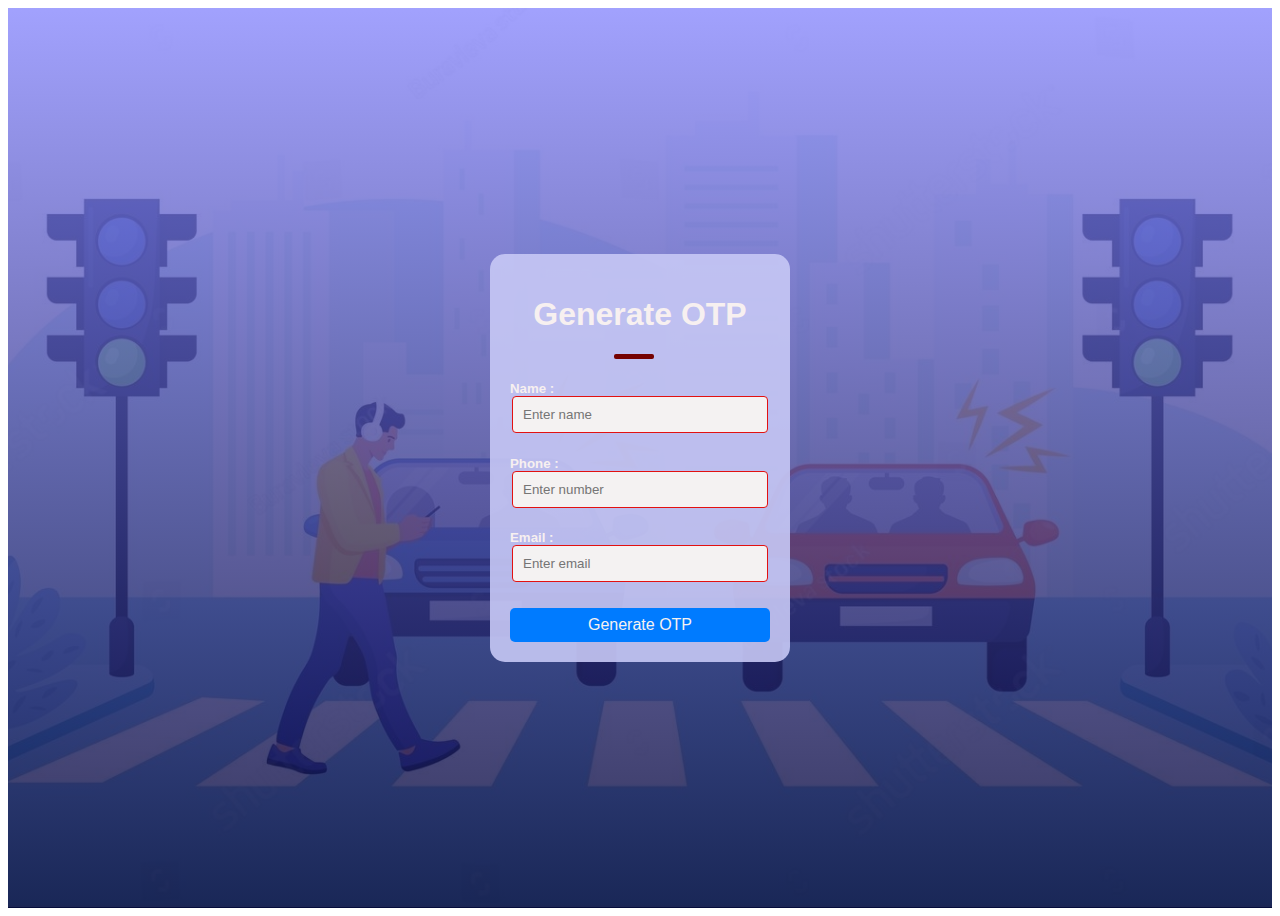
<file: index.html>
<!DOCTYPE html>
<html lang="en">
  <head>
    <meta charset="UTF-8" />
    <meta http-equiv="X-UA-Compatible" content="IE=edge" />
    <meta name="viewport" content="width=device-width, initial-scale=1.0" />
    <title>Generate OTP</title>
    <link rel="stylesheet" href="index.css">
    <script src="index.js"></script>
    <script src="test1.js"></script>
    <script
      type="text/javascript"
      src = "index1.js"
    ></script>
    <script type="text/javascript">
      (function () {
        emailjs.init("L4THGfZrY_m88Jmwc");
      })();
    </script>
  </head>
  <body>
    <div class="container">
      <div class="row">
        <div class="col-md-6 p-5 bg-primary text-white">
        </div>
        <div class="col-md-6 border-left py-3">
          <h1>Generate OTP</h1>
          <h2></h2>
          <div class="form-group">
            <h5 for="name">Name :</h5>
            <input
              type="text"
              class="form-control"
              id="name"
              placeholder="Enter name"
            />
          </div>
          <div class="form-group">
            <h5 for="name">Phone :</h5>
            <input
              type="number"
              class="form-control"
              id="phone"
              placeholder="Enter number"
              required
            />
          </div>
          <div class="form-group">
            <h5 for="email">Email :</h5>
            <input
              type="email"
              class="form-control"
              id="email"
              placeholder="Enter email"
              required
            />
          </div>
          <div class="form-group">
            <h5 class="msg" for="message">Message</h5>
            <textarea class="form-control" id="message" rows="3"></textarea>
          </div>
          <button class="btn btn-primary" onclick="sendMail()">Generate OTP</button>
        </div>
      </div>
    </div>
  </body>
</html>
</file>
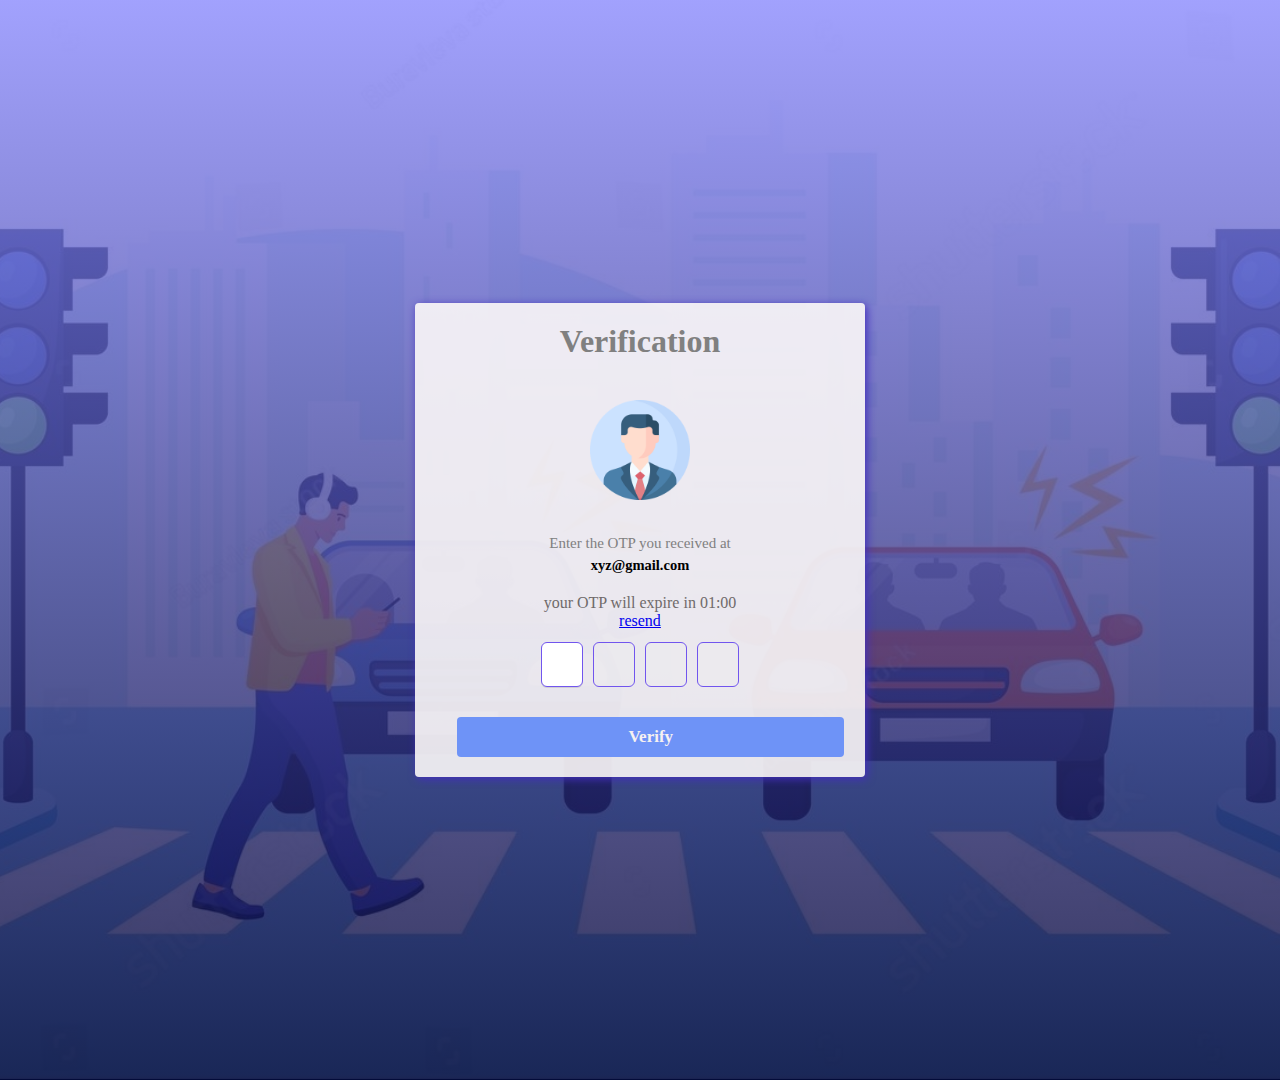
<file: otp_html.html>
<!DOCTYPE html>
<html lang="en">
<head>
  <meta charset="UTF-8">
  <meta http-equiv="X-UA-Compatible" content="IE=Edge">
  <meta name="viewport" content="width=device-width, initial-scale=1">
  <title>OTP VALIDATOR</title>
  <link rel="stylesheet" href="otp_css.css">
  <script src = "index.js" ></script>
</head>
<body>
  <div class="container">
    <div class="header">
      <h1>Verification</h1>
      <img src="profile_pic_otp.png" width="100px">
    </div>
    <div class="input">
      <p>Enter the OTP you received at</p>
      <b>xyz@gmail.com</b>
      <div>
        <div id="timer">your OTP will expire in 01:00 </div>
      </div>
      <div id="resend"><a href ="otp_html.html" class="button">resend</a></div>
      <div id="inotp" class="inputs">
        <input type="number" />
        <input type="number" disabled />
        <input type="number" disabled />
        <input type="number" disabled />
      </div>
    </div>
    <div class="btn">
      <button type="button" id="btv" onclick="VerifyOTP()">Verify</button>
    </div>
    <script>
      function VerifyOTP(){
        const inputs = document.querySelectorAll("input");
        const otp1 = ((inputs[0].value * 1000) + (inputs[1].value * 100) + (inputs[2].value * 10) + (inputs[3].value * 1));
        console.log(`otp is aaaaaa ${otp1}`);
        const storedOTP = localStorage.getItem('otp'); // Retrieve OTP from localStorage
        console.log(storedOTP);
        if (otp1 == storedOTP) {
            console.log('OTP verified successfully.');
            alert('OTP verified successfully.');
            setTimeout(function() {
              window.location.href = 'https://www.google.com';
          }, 1000);
        } else {
            console.log('Invalid OTP.');
            alert('Invalid OTP.');
        }
      }
    </script>
  </div>
  <script src="otp_js.js"></script>
</body>
</html>
</file>
<file: index.css>
.container {
    font-family: Arial, sans-serif;
    display: flex;
    justify-content: center;
    align-items: center;
    height: 100vh;
    width: 100%;
    background-image:linear-gradient(rgba(138, 138, 253, 0.8), rgba(0, 0, 50, 0.8)), url("all.jpg");
    background-position: center;
    background-size: cover;
    position: relative;
}

.btn {
    margin-top: 10%;
    width: 100%;
    padding: 8px;
    border: none;
    border-radius: 5px;
    background-color: #007bff;
    color: #f6f1f1;
    font-size: 16px;
    cursor: pointer;
}

div h5 {
    size: 3px;
    text-align: left;
    margin-bottom: 0%;
}


input {
    width: 90%;
    padding: 10px;
    border: 1px solid #e21111;
    border-radius: 4px;
    background: rgb(244, 242, 242);
}

textarea {
    display: none;
}

.msg {
    display: none;
}

.row {
    justify-content: center;
    border-radius: 8px;
    width: 50%;
    max-width: 260px;
    position: absolute;
    padding: 20px 20px 20px 20px;
    background: rgba(198, 200, 245, 0.9); /* hsla(238, 32%, 71%, 0.8);*/
    text-align: center;
    color: rgb(247, 240, 240); /* Added color to text for visibility */
    border-radius: 15px;
    margin-right: 25%;
    margin-left: 25%;

}

.container h2{
    content: '';
    width: 40px;
    height: 5px;
    position: relative;
    background: rgb(117, 2, 2);
    border-radius: 2px;
    left: 40%;
    margin-bottom: 5px;
}
</file>
<file: otp_css.css>
*{
  box-sizing:border-box;
  margin:0;
  padding:0;
  font-family: roboto ;
}
body{
  display:flex;
  align-items: center;
  justify-content:center;
  padding:10px 20px;
  width: 100%;
  height: 120vh;
  background-image:linear-gradient(rgba(138, 138, 253, 0.8), rgba(0, 0, 50, 0.8)), url("all.jpg");
  background-position: center;
  background-size: cover;
  position: relative;
}


.container{
  width: 90%;
  max-width: 450px;
  background:rgb(251, 247, 247,0.9);
  padding:20px 10px;
  border-radius:4px;
  box-shadow:2px 2px 8px #432ebe;
  display:flex;
  flex-direction:column;
  gap:30px;
}
.header{
  display:flex;
  flex-direction:column;
  align-items: center;
  gap:40px;
}
.header h1{
  color:gray;
}
.input{
  display:flex;
  flex-direction: column;
  align-items: center;
}
.input p{
  font-size:15px;
  font-weight:500;
  color:gray;
  margin:5px 0;
}
.input b{
  font-size:14.5px;
  margin:0 0 20px 0;
}
.btn {
  width:100%;
  text-align: center;
}
#timer {
  font-size: 16px;
  color: rgb(111, 106, 106);
  border-color: black;
}

#resend a{
  margin-left: 0%;
}
.btn button {
  width: 90% ;
  margin-left: 5%;
  color: #f6f1f1;
  font-size: 17px;
  font-weight: 700;
  border: none;
  height: 40px;
  cursor: pointer;
  border-radius: 4px;
  pointer-events: none;
  background: #6e93f7;
  transition: all 0.2s ease;
}
 button.active {
  background: #f42404;
  pointer-events: auto;
}
form button:hover {
  background: #0e4bf1;
}
.inputs{
  margin-top: 0.3cm;
  display:flex;
  align-items: center;
  justify-content: center;
  flex-direction: row;
  column-gap: 10px;
}
.inputs input{
  height: 45px;
  width: 42px;
  border-radius: 6px;
  outline: none;
  font-size: 1.125rem;
  font-weight:900;
  text-align: center;
  border: 1px solid #7155ee;
}

.inputs input:focus {
  box-shadow: 0 1px 0 rgba(0, 0, 0, 0.1);
}
.inputs input::-webkit-inner-spin-button,
.inputs input::-webkit-outer-spin-button {
  display: none;
}
</file>
